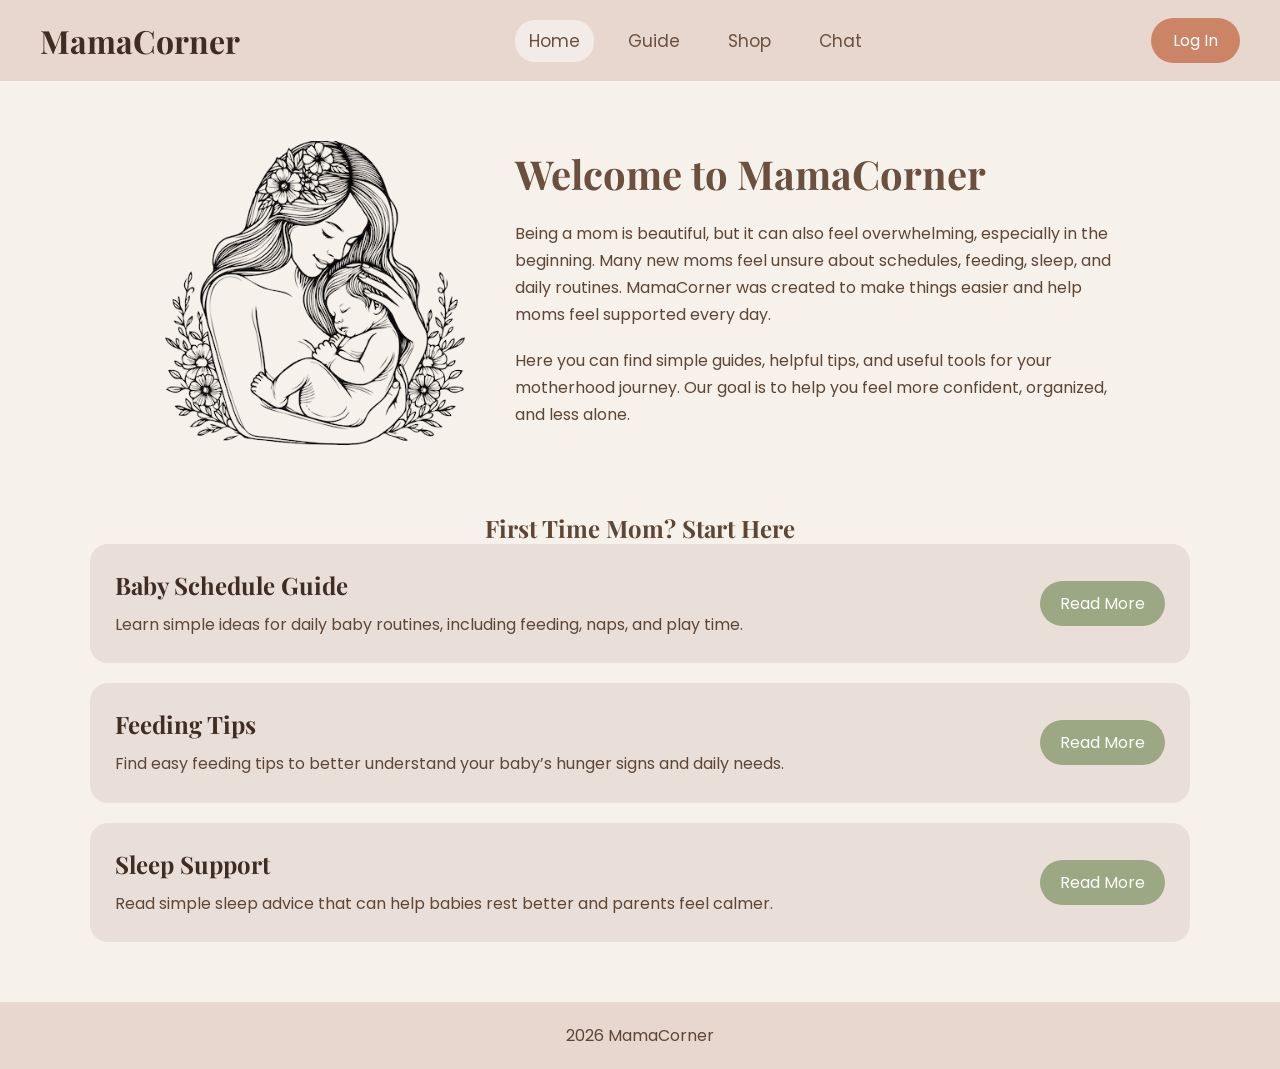
<file: index.html>
<!DOCTYPE html>
<html lang="en">
<head>
  <meta charset="UTF-8">
  <meta name="viewport" content="width=device-width, initial-scale=1.0">
  <title>MamaCorner</title>

  <link rel="preconnect" href="https://fonts.googleapis.com">
  <link rel="preconnect" href="https://fonts.gstatic.com" crossorigin>
  <link href="https://fonts.googleapis.com/css2?family=Playfair+Display:wght@600;700&family=Poppins:wght@300;400;500;600&display=swap" rel="stylesheet">

  <link rel="stylesheet" href="styles.css">
</head>

<body>

  <header class="header">
    <div class="logo">MamaCorner</div>

    <nav class="nav">
      <a href="index.html" class="active">Home</a>
      <a href="guide.html">Guide</a>
      <a href="shop.html">Shop</a>
      <a href="chat.html">Chat</a>
    </nav>

    <a href="login.html" class="login-btn">Log In</a>
  </header>

  <main class="main">

    <section class="home-hero">

      <div class="hero-img">
        <img src="MamaC.png" alt="Mom and baby">
      </div>

      <div class="welcome">
        <h1>Welcome to MamaCorner</h1>

        <p>
          Being a mom is beautiful, but it can also feel overwhelming, especially in the beginning.
          Many new moms feel unsure about schedules, feeding, sleep, and daily routines.
          MamaCorner was created to make things easier and help moms feel supported every day.
        </p>

        <p>
          Here you can find simple guides, helpful tips, and useful tools for your motherhood journey.
          Our goal is to help you feel more confident, organized, and less alone.
        </p>
      </div>

    </section>

    <section class="start">
      <h2>First Time Mom? Start Here</h2>
    </section>

    <section class="cards">

      <div class="card">
        <div class="card-text">
          <h3>Baby Schedule Guide</h3>
          <p>
            Learn simple ideas for daily baby routines, including feeding, naps, and play time.
          </p>
        </div>
        <a href="guide.html" class="card-btn">Read More</a>
      </div>

      <div class="card">
        <div class="card-text">
          <h3>Feeding Tips</h3>
          <p>
            Find easy feeding tips to better understand your baby’s hunger signs and daily needs.
          </p>
        </div>
        <a href="guide.html" class="card-btn">Read More</a>
      </div>

      <div class="card">
        <div class="card-text">
          <h3>Sleep Support</h3>
          <p>
            Read simple sleep advice that can help babies rest better and parents feel calmer.
          </p>
        </div>
        <a href="guide.html" class="card-btn">Read More</a>
      </div>

    </section>

  </main>

  <footer class="footer">
    <p>2026 MamaCorner</p>
  </footer>

</body>
</html>
</file>
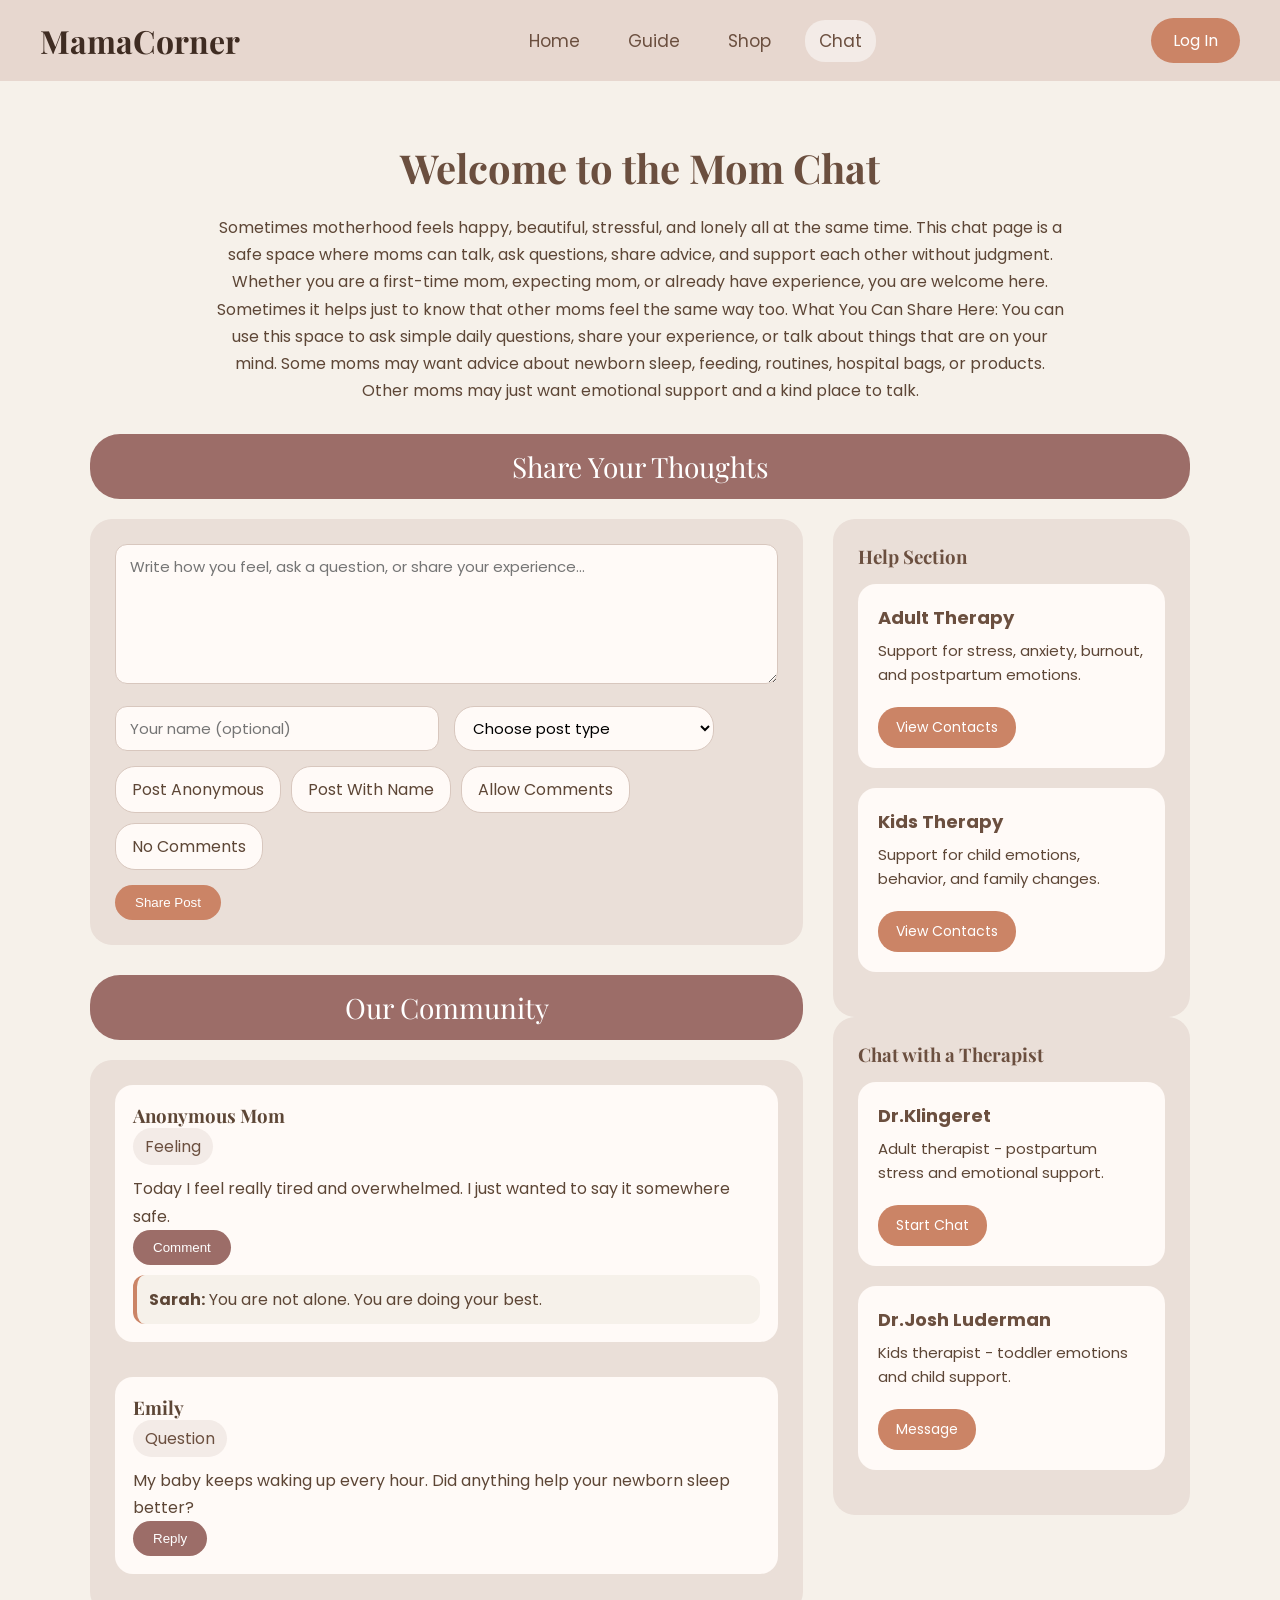
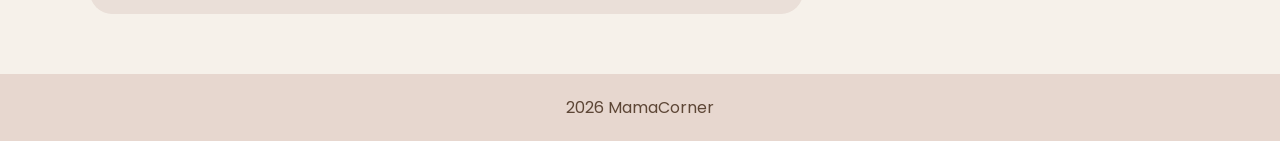
<file: chat.html>
<!DOCTYPE html>
<html lang="en">
<head>
  <meta charset="UTF-8">
  <meta name="viewport" content="width=device-width, initial-scale=1.0">
  <title>MamaCorner Guide</title>

  <link rel="preconnect" href="https://fonts.googleapis.com">
  <link rel="preconnect" href="https://fonts.gstatic.com" crossorigin>
  <link href="https://fonts.googleapis.com/css2?family=Playfair+Display:wght@600;700&family=Poppins:wght@300;400;500;600&display=swap" rel="stylesheet">

  <link rel="stylesheet" href="styles.css">
</head>
<body>

  <header class="header">
    <div class="logo">MamaCorner</div>

    <nav class="nav">
      <a href="index.html">Home</a>
      <a href="guide.html" >Guide</a>
      <a href="shop.html">Shop</a>
      <a href="chat.html" class="active">Chat</a>
    </nav>

    <a href="login.html" class="login-btn">Log In</a>
  </header>
  <main class="chat-main">
  <section class="chat-top">
    <h1>Welcome to the Mom Chat</h1>
    <p>
      Sometimes motherhood feels happy, beautiful, stressful, and lonely all at the same time. This chat page is a safe space where moms can talk, ask questions, share advice, and support each other without judgment. Whether you are a first-time mom, expecting mom, or already have experience, you are welcome here. Sometimes it helps just to know that other moms feel the same way too. What You Can Share Here: You can use this space to ask simple daily questions, share your experience, or talk about things that are on your mind. Some moms may want advice about newborn sleep, feeding, routines, hospital bags, or products. Other moms may just want emotional support and a kind place to talk.
    </p>
  </section>

  <div class="chat-title">Share Your Thoughts</div>

  <div class="chat-layout">
    <div>
      <section class="post-box">
        <textarea placeholder="Write how you feel, ask a question, or share your experience..."></textarea>

        <div class="chat-row">
          <input type="text" placeholder="Your name (optional)">
          <select>
            <option>Choose post type</option>
            <option>Question</option>
            <option>Advice</option>
            <option>Feeling</option>
          </select>
        </div>

        <div class="option-row">
          <div class="option-pill">Post Anonymous</div>
          <div class="option-pill">Post With Name</div>
          <div class="option-pill">Allow Comments</div>
          <div class="option-pill">No Comments</div>
        </div>

        <button class="post-btn">Share Post</button>
      </section>

      <div class="chat-title">Our Community</div>

      <section class="community-box feed">
        <div class="post-card">
          <h3>Anonymous Mom</h3>
          <div class="post-type">Feeling</div>
          <p>
            Today I feel really tired and overwhelmed. I just wanted to say it somewhere safe.
          </p>
          <button class="reply-btn">Comment</button>

          <div class="reply">
            <strong>Sarah:</strong> You are not alone. You are doing your best.
          </div>
        </div>

        <div class="post-card">
          <h3>Emily</h3>
          <div class="post-type">Question</div>
          <p>
            My baby keeps waking up every hour. Did anything help your newborn sleep better?
          </p>
          <button class="reply-btn">Reply</button>
        </div>
      </section>
    </div>

    <div>
      <section class="help-box">
        <h3>Help Section</h3>

        <div class="help-card">
          <h4>Adult Therapy</h4>
          <p>Support for stress, anxiety, burnout, and postpartum emotions.</p>
          <a href="#" class="view-btn">View Contacts</a>
        </div>

        <div class="help-card">
          <h4>Kids Therapy</h4>
          <p>Support for child emotions, behavior, and family changes.</p>
          <a href="#" class="view-btn">View Contacts</a>
        </div>
      </section>

      <section class="therapist-box">
        <h3>Chat with a Therapist</h3>

        <div class="therapist-card">
          <h4>Dr.Klingeret</h4>
          <p>Adult therapist - postpartum stress and emotional support.</p>
          <a href="#" class="chat-btn">Start Chat</a>
        </div>

        <div class="therapist-card">
          <h4>Dr.Josh Luderman </h4>
          <p>Kids therapist - toddler emotions and child support.</p>
          <a href="#" class="chat-btn">Message</a>
        </div>
      </section>
    </div>
  </div>
</main>
<footer class="footer">
    <p> 2026 MamaCorner</p>
  </footer>
</file>
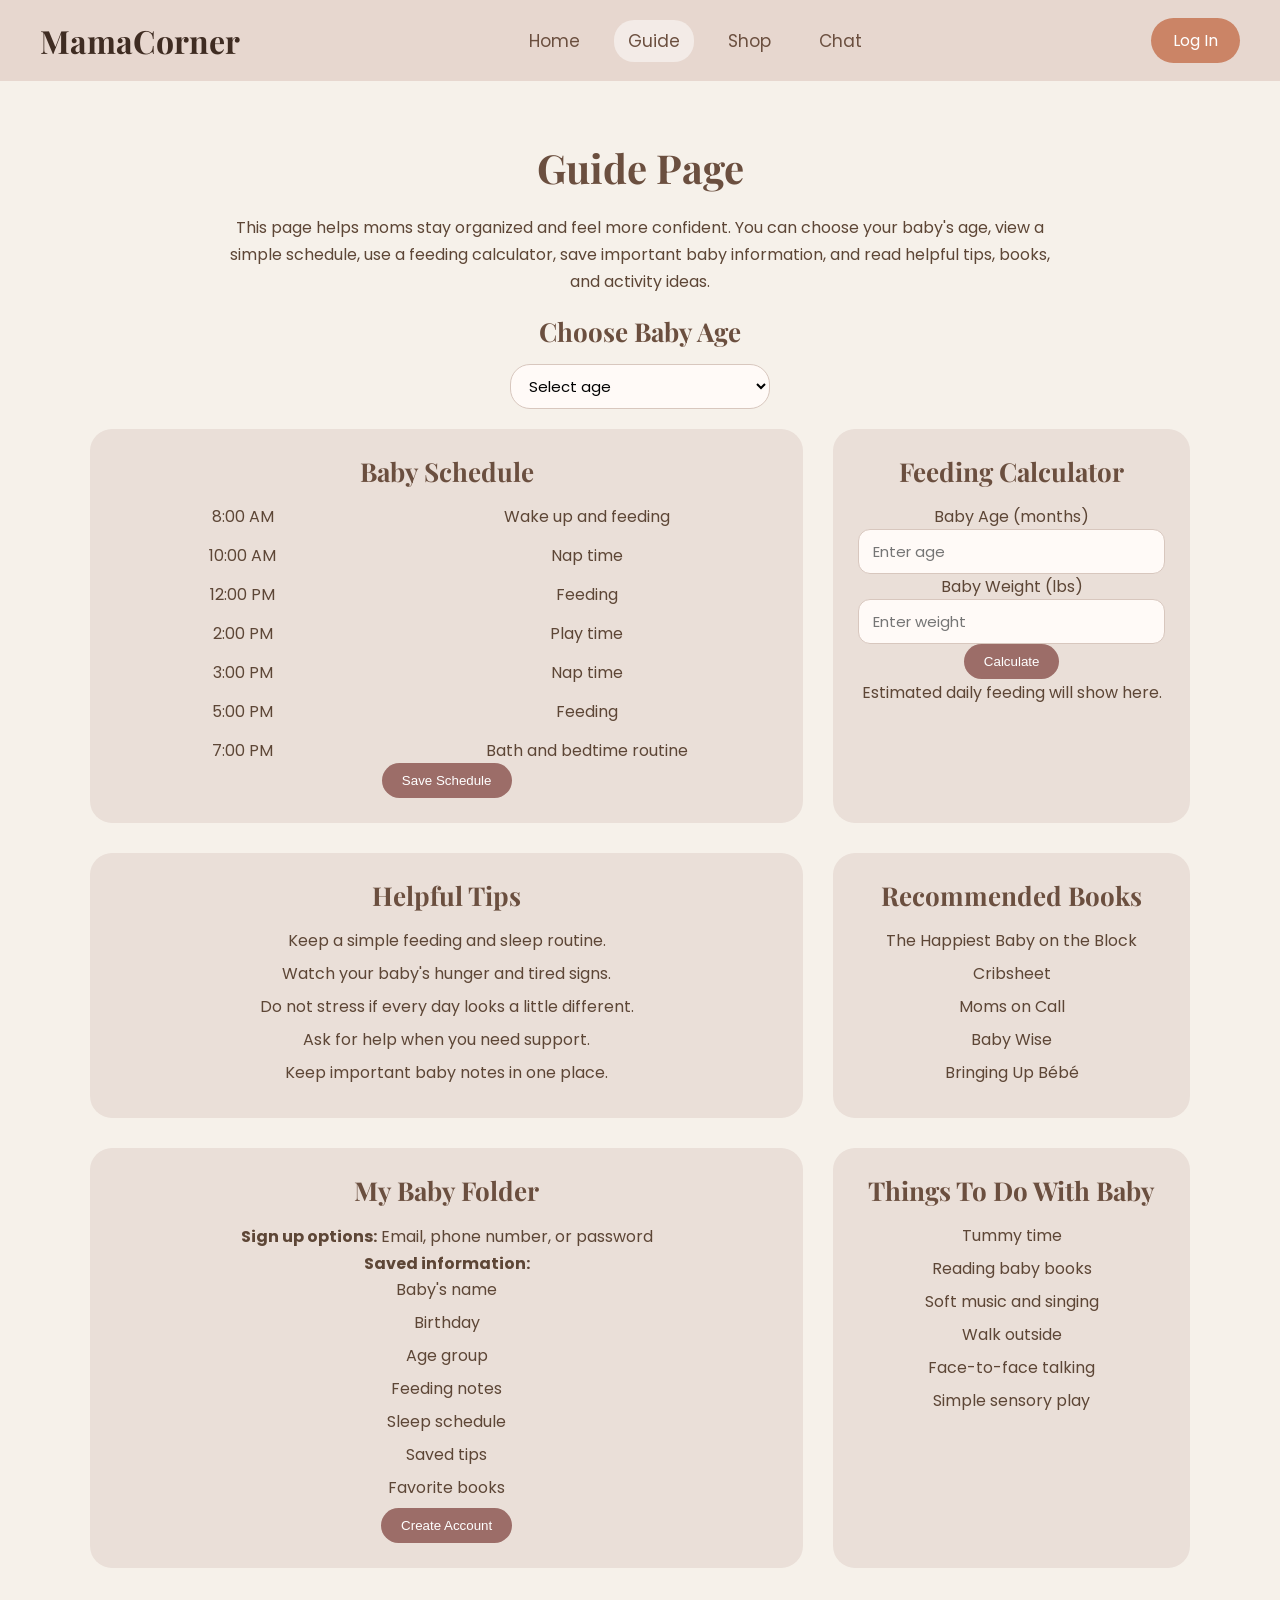
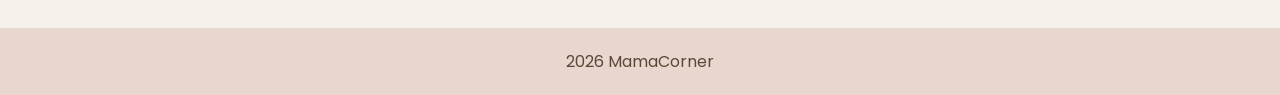
<file: guide.html>
<!DOCTYPE html>
<html lang="en">
<head>
  <meta charset="UTF-8">
  <meta name="viewport" content="width=device-width, initial-scale=1.0">
  <title>MamaCorner Guide</title>

  <link rel="preconnect" href="https://fonts.googleapis.com">
  <link rel="preconnect" href="https://fonts.gstatic.com" crossorigin>
  <link href="https://fonts.googleapis.com/css2?family=Playfair+Display:wght@600;700&family=Poppins:wght@300;400;500;600&display=swap" rel="stylesheet">

  <link rel="stylesheet" href="styles.css">
</head>
<body>

  <header class="header">
    <div class="logo">MamaCorner</div>

    <nav class="nav">
      <a href="index.html">Home</a>
      <a href="guide.html" class="active">Guide</a>
      <a href="shop.html">Shop</a>
      <a href="chat.html">Chat</a>
    </nav>

    <a href="login.html" class="login-btn">Log In</a>
  </header>

  <main class="guide-main">

    <section class="guide-top">
      <h1>Guide Page</h1>
      <p>
        This page helps moms stay organized and feel more confident. You can choose your baby's age,
        view a simple schedule, use a feeding calculator, save important baby information, and read
        helpful tips, books, and activity ideas.
      </p>
    </section>

   <section class="age-box">
  <h2>Choose Baby Age</h2>

  <select id="babyAge">
    <option value="">Select age</option>
    <option value="newborn">Newborn (0-2 months)</option>
    <option value="3">3-6 Months</option>
    <option value="6">6-12 Months</option>
    <option value="12">1 Year+</option>
  </select>


    <section class="guide-grid">

      <div class="box">
        <h2>Baby Schedule</h2>
        <div class="schedule">
          <div>8:00 AM</div>
          <div>Wake up and feeding</div>

          <div>10:00 AM</div>
          <div>Nap time</div>

          <div>12:00 PM</div>
          <div>Feeding</div>

          <div>2:00 PM</div>
          <div>Play time</div>

          <div>3:00 PM</div>
          <div>Nap time</div>

          <div>5:00 PM</div>
          <div>Feeding</div>

          <div>7:00 PM</div>
          <div>Bath and bedtime routine</div>
        </div>
        <button class="small-btn">Save Schedule</button>
      </div>

      <div class="box">
        <h2>Feeding Calculator</h2>

        <label for="age">Baby Age (months)</label>
        <input type="number" id="age" placeholder="Enter age">

        <label for="weight">Baby Weight (lbs)</label>
        <input type="number" id="weight" placeholder="Enter weight">

        <button class="small-btn" onclick="calculateFeeding()">Calculate</button>

        <p id="result">Estimated daily feeding will show here.</p>
      </div>

      <div class="box tips-box">
        <h2>Helpful Tips</h2>
        <ul>
          <li>Keep a simple feeding and sleep routine.</li>
          <li>Watch your baby's hunger and tired signs.</li>
          <li>Do not stress if every day looks a little different.</li>
          <li>Ask for help when you need support.</li>
          <li>Keep important baby notes in one place.</li>
        </ul>
      </div>

      <div class="box books-box">
        <h2>Recommended Books</h2>
        <ul>
          <li>The Happiest Baby on the Block</li>
          <li>Cribsheet</li>
          <li>Moms on Call</li>
          <li>Baby Wise</li>
          <li>Bringing Up Bébé</li>
        </ul>
      </div>

      <div class="box account-box">
        <h2>My Baby Folder</h2>
        <p><strong>Sign up options:</strong> Email, phone number, or password</p>
        <p><strong>Saved information:</strong></p>
        <ul>
          <li>Baby's name</li>
          <li>Birthday</li>
          <li>Age group</li>
          <li>Feeding notes</li>
          <li>Sleep schedule</li>
          <li>Saved tips</li>
          <li>Favorite books</li>
        </ul>
        <button class="small-btn">Create Account</button>
      </div>

      <div class="box activity-box">
        <h2>Things To Do With Baby</h2>
        <ul>
          <li>Tummy time</li>
          <li>Reading baby books</li>
          <li>Soft music and singing</li>
          <li>Walk outside</li>
          <li>Face-to-face talking</li>
          <li>Simple sensory play</li>
        </ul>
      </div>

    </section>

  </main>

  <footer class="footer">
    <p> 2026 MamaCorner</p>
  </footer>

  <script>
    function calculateFeeding() {
      let weight = document.getElementById("weight").value;
      let result = document.getElementById("result");

      if (weight === "") {
        result.innerText = "Please enter your baby's weight.";
        return;
      }

      let ounces = weight * 2.5;
      result.innerText = "Estimated daily feeding: " + ounces + " oz per day.";
    }
  </script>

</body>
</html>
</file>
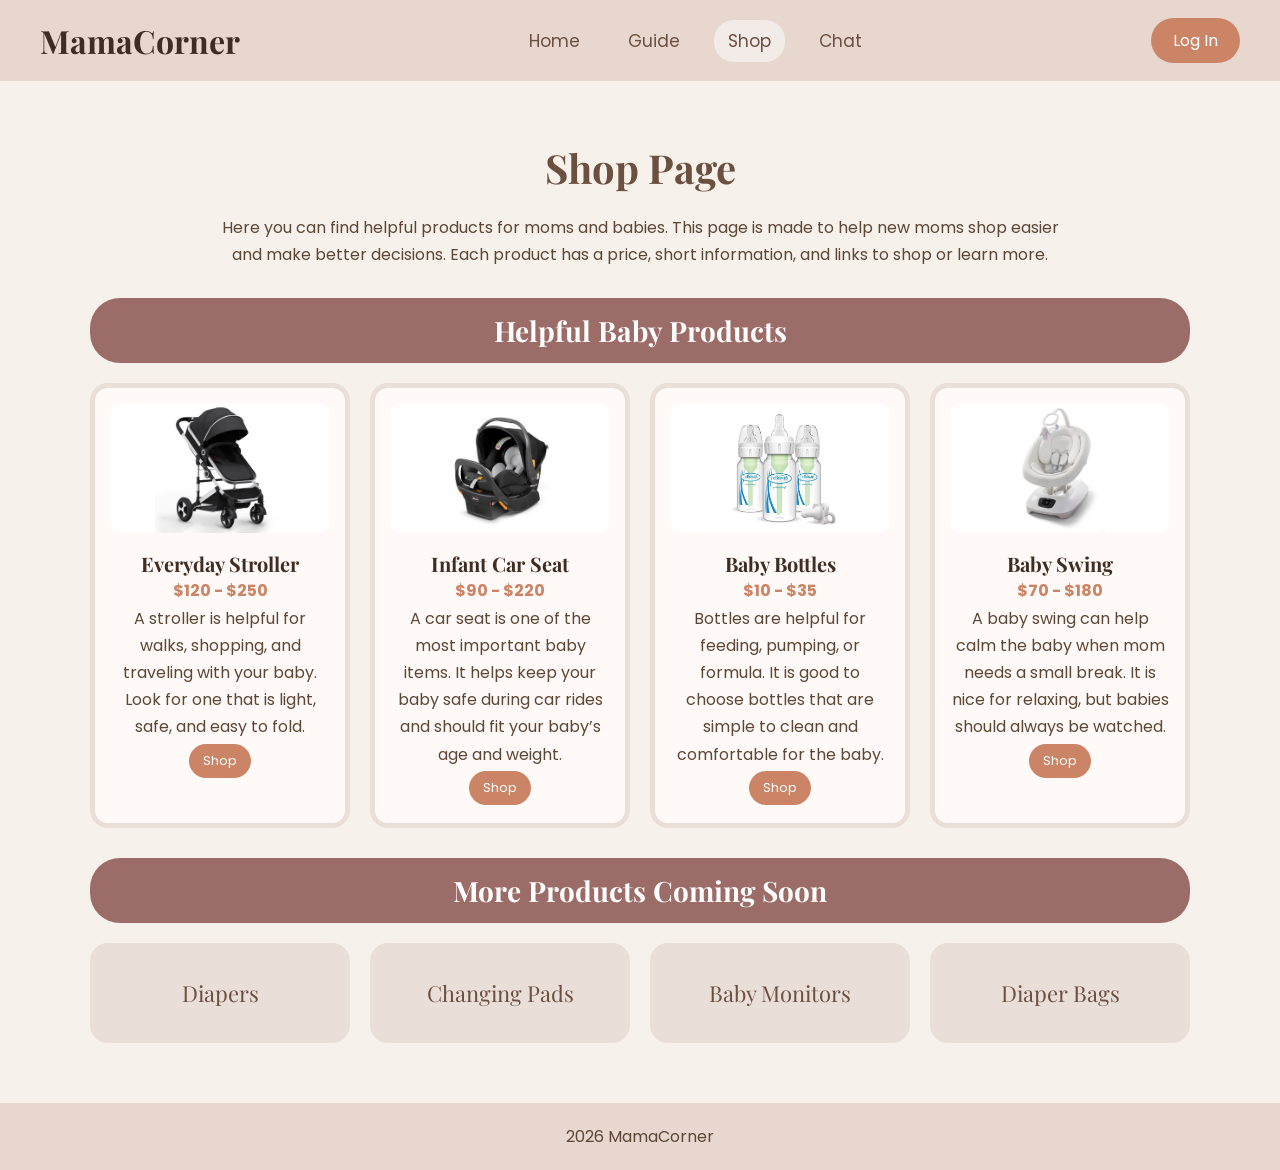
<file: shop.html>
<!DOCTYPE html>
<html lang="en">
<head>
  <meta charset="UTF-8">
  <meta name="viewport" content="width=device-width, initial-scale=1.0">
  <title>MamaCorner</title>

  <link rel="preconnect" href="https://fonts.googleapis.com">
  <link rel="preconnect" href="https://fonts.gstatic.com" crossorigin>
  <link href="https://fonts.googleapis.com/css2?family=Playfair+Display:wght@600;700&family=Poppins:wght@300;400;500;600&display=swap" rel="stylesheet">

  <link rel="stylesheet" href="styles.css">
</head>

<body>

  <header class="header">
    <div class="logo">MamaCorner</div>

    <nav class="nav">
      <a href="index.html">Home</a>
      <a href="guide.html">Guide</a>
      <a href="shop.html" class="active">Shop</a>
      <a href="chat.html">Chat</a>
    </nav>

  <a class="login-btn" href="#">Log In</a>
</header>

<main class="shop-main">

  <section class="shop-top">
    <h1>Shop Page</h1>
    <p>
      Here you can find helpful products for moms and babies. This page is made to help new moms
      shop easier and make better decisions. Each product has a price, short information,
      and links to shop or learn more.
    </p>
  </section>

  <h2 class="shop-title">Helpful Baby Products</h2>

  <section class="product-row">

    <div class="product-card">
      <img src="Stroller.jpeg" alt="Baby stroller">

      <h3>Everyday Stroller</h3>
      <p class="price">$120 - $250</p>
      <p>
        A stroller is helpful for walks, shopping, and traveling with your baby.
        Look for one that is light, safe, and easy to fold.
      </p>

      <a href="https://www.target.com/p/joie-ginger-and-rue-travel-system/-/A-93172254?preselect=92946068#lnk=sametab" target="_blank">Shop</a>

    </div>

    <div class="product-card">
      <img src="carseat.avif" alt="Baby car seat">

      <h3>Infant Car Seat</h3>
      <p class="price">$90 - $220</p>
      <p>
        A car seat is one of the most important baby items. It helps keep your baby safe
        during car rides and should fit your baby’s age and weight.
      </p>

      <a href="https://www.target.com/p/chicco-keyfit-max-cleartex-infant-car-seat-ebony/-/A-94371989#lnk=sametab">Shop</a>
      
    </div>

    <div class="product-card">
      <img src="bottle.webp" alt="Baby bottles">

      <h3>Baby Bottles</h3>
      <p class="price">$10 - $35</p>
      <p>
        Bottles are helpful for feeding, pumping, or formula. It is good to choose bottles
        that are simple to clean and comfortable for the baby.
      </p>

      <a href="https://www.target.com/p/dr-brown-39-s-4oz-anti-colic-options-narrow-baby-bottle-with-level-1-slow-flow-nipple-38-happypaci-pacifier-0m/-/A-17303138#lnk=sametab">Shop</a>
      
    </div>

    <div class="product-card">
      <img src="swing.avif" alt="Baby swing">

      <h3>Baby Swing</h3>
      <p class="price">$70 - $180</p>
      <p>
        A baby swing can help calm the baby when mom needs a small break.
        It is nice for relaxing, but babies should always be watched.
      </p>

      <a href="https://www.target.com/p/graco-smart-sense-soothing-baby-swing-rori/-/A-92331707#lnk=sametab" target="_blank">Shop</a>
     
    </div>

  </section>

  <h2 class="shop-title">More Products Coming Soon</h2>

  <section class="coming-row">
    <div class="coming-box">Diapers</div>
    <div class="coming-box">Changing Pads</div>
    <div class="coming-box">Baby Monitors</div>
    <div class="coming-box">Diaper Bags</div>
  </section>

</main>

<footer class="footer">
  <p>2026 MamaCorner</p>
</footer>

</body>
</html>
</file>
<file: styles.css>
* {
  margin: 0;
  padding: 0;
  box-sizing: border-box;
}

body {
  background-color: #f6f1ea;
  color: #5d4636;
  font-family: 'Poppins', sans-serif;
}


.header {
  background-color: #e7d7cf;
  padding: 18px 40px;
  display: flex;
  justify-content: space-between;
  align-items: center;
  flex-wrap: wrap;
}

.logo {
  font-family: 'Playfair Display', serif;
  font-size: 32px;
  font-weight: 700;
  color: #3f2c22;
}

.nav {
  display: flex;
  gap: 20px;
}

.nav a {
  text-decoration: none;
  color: #6b4f3f;
  font-size: 17px;
  padding: 8px 14px;
  border-radius: 20px;
}

.nav a:hover,
.nav a.active {
  background-color: #f3ebe7;
}

.login-btn {
  text-decoration: none;
  background-color: #cb8466;
  color: white;
  padding: 10px 22px;
  border-radius: 25px;
}


.main,
.guide-main,
.chat-main,
.shop-main {
  width: 90%;
  max-width: 1100px;
  margin: 60px auto;
}


h1,
h2,
h3 {
  font-family: 'Playfair Display', serif;
}

.welcome,
.guide-top,
.chat-top,
.shop-top,
.start,
.age-box {
  text-align: center;
}

.welcome h1,
.guide-top h1,
.chat-top h1,
.shop-top h1 {
  font-size: 40px;
  color: #6b4f3f;
  margin-bottom: 20px;
}

p {
  font-size: 16px;
  line-height: 1.7;
}

.home-hero {
  display: flex;
  align-items: center;
  justify-content: center;
  gap: 50px;
  margin-bottom: 60px;
}

.hero-img img {
  width: 300px;
}

.home-hero .welcome {
  text-align: left;
  max-width: 600px;
}

.cards {
  display: flex;
  flex-direction: column;
  gap: 20px;
}

.card {
  background-color: #eadfd8;
  padding: 25px;
  border-radius: 18px;
  display: flex;
  justify-content: space-between;
  align-items: center;
  gap: 20px;
}

.card h3 {
  color: #3f2c22;
  font-size: 24px;
  margin-bottom: 10px;
}

.card-btn,
.post-btn,
.chat-btn,
.view-btn,
.product-card a {
  background-color: #cb8466;
  color: white;
  text-decoration: none;
  padding: 10px 20px;
  border-radius: 25px;
  border: none;
  cursor: pointer;
}

.card-btn {
  background-color: #9ca783;
}

.guide-top p,
.chat-top p,
.shop-top p,
.welcome p {
  max-width: 850px;
  margin: 0 auto 18px;
}

.age-box {
  margin-bottom: 50px;
}

.age-box h2 {
  font-size: 26px;
  color: #6b4f3f;
  margin-bottom: 15px;
}

select,
input,
textarea {
  padding: 10px 14px;
  border: 1px solid #d8c7be;
  border-radius: 12px;
  background-color: #fffaf7;
  font-family: 'Poppins', sans-serif;
  font-size: 15px;
}

select {
  width: 260px;
  border-radius: 20px;
}

input,
textarea {
  width: 100%;
}

.guide-grid,
.chat-layout {
  display: grid;
  grid-template-columns: 2fr 1fr;
  gap: 30px;
  margin-top: 20px;
}

.box,
.post-box,
.community-box,
.help-box,
.therapist-box {
  background-color: #eadfd8;
  padding: 25px;
  border-radius: 22px;
}

.box {
  text-align: center;
}

.box h2,
.help-box h3,
.therapist-box h3 {
  color: #6b4f3f;
  margin-bottom: 15px;
}

.box ul {
  list-style: none;
}

.box li {
  margin-bottom: 8px;
}

.schedule {
  display: grid;
  grid-template-columns: 1fr 1.5fr;
  gap: 14px 25px;
}

.small-btn,
.reply-btn {
  background-color: #9c6d68;
  color: white;
  padding: 10px 20px;
  border-radius: 25px;
  border: none;
  cursor: pointer;
}

.chat-title,
.shop-title {
  background-color: #9c6d68;
  color: white;
  text-align: center;
  padding: 14px;
  border-radius: 30px;
  font-size: 28px;
  margin: 30px 0 20px;
  font-family: 'Playfair Display', serif;
}

.post-box textarea {
  min-height: 140px;
  margin-bottom: 15px;
}

.chat-row {
  display: grid;
  grid-template-columns: 1fr 1fr;
  gap: 15px;
}

.option-row {
  display: flex;
  flex-wrap: wrap;
  gap: 10px;
  margin: 15px 0;
}

.option-pill {
  background-color: #fffaf7;
  border: 1px solid #d8c7be;
  border-radius: 20px;
  padding: 10px 16px;
}

.feed {
  display: flex;
  flex-direction: column;
  gap: 20px;
}

.post-card,
.help-card,
.therapist-card {
  background-color: #fffaf7;
  border-radius: 18px;
  padding: 18px;
  margin-bottom: 15px;
}

.post-type {
  background-color: #f3ebe7;
  color: #6b4f3f;
  padding: 6px 12px;
  border-radius: 20px;
  display: inline-block;
  margin-bottom: 10px;
}

.reply {
  background-color: #f6f1ea;
  border-left: 4px solid #cb8466;
  padding: 12px;
  border-radius: 12px;
  margin-top: 10px;
}

.product-row,
.coming-row {
  display: grid;
  grid-template-columns: repeat(4, 1fr);
  gap: 20px;
}

.product-card {
  background-color: #fffaf7;
  border: 5px solid #eadfd8;
  border-radius: 18px;
  padding: 15px;
  text-align: center;
}

.product-card img {
  width: 100%;
  height: 130px;
  object-fit: contain;
  background-color: white;
  border-radius: 12px;
  margin-bottom: 10px;
}

.product-card h3 {
  color: #3f2c22;
  font-size: 20px;
}

.price {
  color: #cb8466;
  font-weight: bold;
}

.product-card a {
  display: inline-block;
  font-size: 13px;
  padding: 7px 14px;
  margin: 3px;
}

.coming-box {
  background-color: #eadfd8;
  border-radius: 18px;
  padding: 35px 10px;
  text-align: center;
  font-family: 'Playfair Display', serif;
  font-size: 22px;
  color: #6b4f3f;
}

.help-card,
.therapist-card {
  background-color: #fffaf7;
  border-radius: 18px;
  padding: 20px;
  margin-bottom: 20px;
}

.help-card h4,
.therapist-card h4 {
  font-size: 18px;
  color: #6b4f3f;
  margin-bottom: 8px;
}


.help-card p,
.therapist-card p {
 
  font-size: 15px;
  line-height: 1.6;
  margin-bottom: 15px; 
}

.view-btn,
.chat-btn {
  display: inline-block;
  margin-top: 5px;

  background-color: #cb8466;
  color: white;
  padding: 10px 18px;
  border-radius: 20px;
  text-decoration: none;
  font-size: 14px;
}

.footer {
  margin-top: 60px;
  background-color: #e7d7cf;
  text-align: center;
  padding: 20px;
  font-size: 15px;
}
</file>
